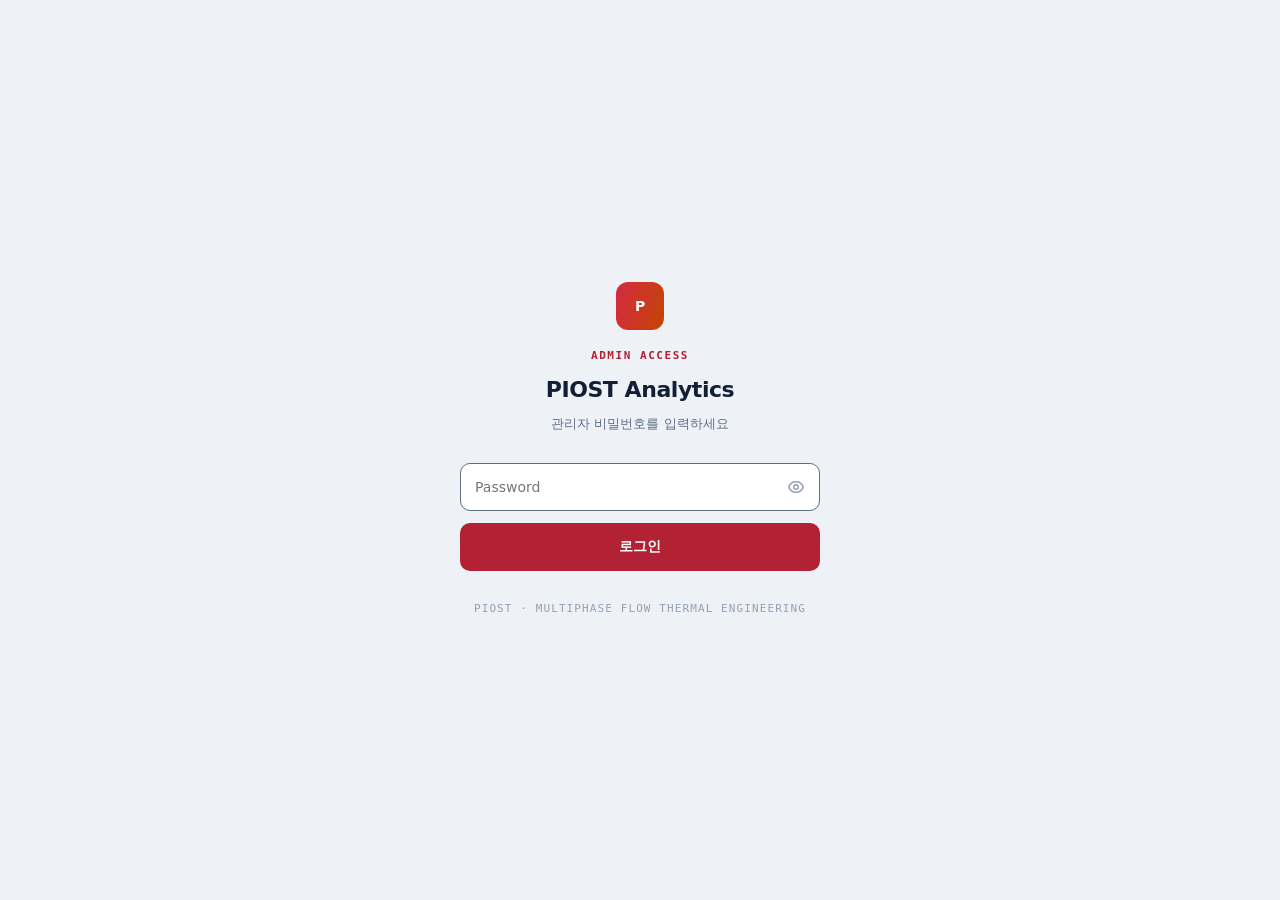
<file: admin/index.html>
<!DOCTYPE html>
<html lang="ko">
<head>
    <meta charset="UTF-8">
    <meta name="viewport" content="width=device-width, initial-scale=1.0">
    <meta name="robots" content="noindex, nofollow">
    <title>PIOST Analytics</title>
    <link rel="icon" href="/favicon.svg" type="image/svg+xml">
    <style>
        :root {
            --crimson: #B22234;
            --crimson-bright: #D42A42;
            --ember: #C44505;
            --navy: #1B365D;
            --paper: #FFFFFF;
            --paper-2: #F5F7FA;
            --well: #EEF2F7;
            --line: #E4E9F0;
            --ink-1: #122036;
            --ink-2: #46566E;
            --ink-3: #5F6E86;
            --ink-4: #93A0B4;
            --radius-s: 10px;
            --radius-m: 14px;
            --font: "Pretendard Variable", Pretendard, -apple-system, BlinkMacSystemFont,
                system-ui, "Segoe UI", Roboto, "Apple SD Gothic Neo", "Noto Sans KR", sans-serif;
            --mono: ui-monospace, "SF Mono", SFMono-Regular, Menlo, Consolas, monospace;
        }
        * { box-sizing: border-box; margin: 0; padding: 0; }
        html { -webkit-text-size-adjust: 100%; }
        body { font-family: var(--font); background: var(--well); color: var(--ink-1); font-size: 14px; line-height: 1.5; -webkit-font-smoothing: antialiased; }
        button, input { font-family: inherit; font-size: inherit; color: inherit; }
        button { cursor: pointer; border: none; background: none; }
        .mono { font-family: var(--mono); font-variant-numeric: tabular-nums; }
        .tnum { font-variant-numeric: tabular-nums; }

        /* ── Login ─────────────────────────────────────────────── */
        #login { min-height: 100vh; display: flex; align-items: center; justify-content: center; padding: 24px; }
        #login .box { width: 100%; max-width: 360px; }
        #login .brand { display: flex; flex-direction: column; align-items: center; text-align: center; margin-bottom: 30px; }
        #login .logo { height: 48px; width: 48px; border-radius: 12px; background: linear-gradient(108deg, var(--crimson-bright), var(--ember)); display: flex; align-items: center; justify-content: center; color: #fff; font-weight: 800; letter-spacing: -0.02em; }
        #login .kicker { margin-top: 18px; font-family: var(--mono); font-size: 11px; font-weight: 600; text-transform: uppercase; letter-spacing: 0.14em; color: var(--crimson); }
        #login h1 { margin-top: 8px; font-size: 22px; font-weight: 700; letter-spacing: -0.02em; }
        #login p.sub { margin-top: 8px; font-size: 13px; color: var(--ink-3); }
        #login form { margin-top: 8px; }
        .pw-wrap { position: relative; }
        .pw-wrap input { height: 48px; width: 100%; border: 1px solid var(--line); border-radius: var(--radius-s); background: var(--paper); padding: 0 46px 0 14px; outline: none; transition: border-color .15s; }
        .pw-wrap input:focus { border-color: var(--ink-3); }
        .pw-wrap button { position: absolute; right: 6px; top: 6px; height: 36px; width: 36px; border-radius: 8px; display: flex; align-items: center; justify-content: center; color: var(--ink-4); }
        .pw-wrap button:hover { background: var(--well); color: var(--ink-2); }
        .btn-primary { height: 48px; width: 100%; margin-top: 12px; border-radius: var(--radius-s); background: var(--crimson); color: #fff; font-weight: 600; transition: background .15s, opacity .15s; }
        .btn-primary:hover { background: #9c1d2d; }
        .btn-primary:disabled { opacity: .45; cursor: not-allowed; }
        .err { margin-top: 12px; font-size: 12px; color: var(--crimson); display: flex; gap: 6px; align-items: center; }
        #login .foot { margin-top: 30px; text-align: center; font-family: var(--mono); font-size: 11px; text-transform: uppercase; letter-spacing: 0.1em; color: var(--ink-4); }

        /* ── App shell ─────────────────────────────────────────── */
        #app { display: none; min-height: 100vh; }
        header.top { position: sticky; top: 0; z-index: 20; background: rgba(255,255,255,.9); backdrop-filter: blur(10px); border-bottom: 1px solid var(--line); }
        header.top .inner { max-width: 1200px; margin: 0 auto; height: 60px; padding: 0 16px; display: flex; align-items: center; justify-content: space-between; gap: 12px; }
        .brand-row { display: flex; align-items: center; gap: 10px; }
        .brand-row .logo { height: 30px; width: 30px; border-radius: 8px; background: linear-gradient(108deg, var(--crimson-bright), var(--ember)); display: flex; align-items: center; justify-content: center; color: #fff; font-weight: 800; font-size: 13px; }
        .brand-row span { font-weight: 700; letter-spacing: -0.01em; }
        .ctrls { display: flex; align-items: center; gap: 8px; }
        .seg { display: inline-flex; gap: 2px; border: 1px solid var(--line); border-radius: var(--radius-s); background: var(--paper); padding: 3px; }
        .seg button { padding: 6px 12px; border-radius: 7px; font-size: 13px; font-weight: 600; color: var(--ink-3); transition: background .15s, color .15s; }
        .seg button.on { background: var(--navy); color: #fff; }
        .icon-btn { height: 36px; width: 36px; border: 1px solid var(--line); border-radius: var(--radius-s); background: var(--paper); color: var(--ink-2); display: flex; align-items: center; justify-content: center; transition: background .15s; }
        .icon-btn:hover { background: var(--well); }
        .txt-btn { height: 36px; padding: 0 12px; border: 1px solid var(--line); border-radius: var(--radius-s); background: var(--paper); color: var(--ink-2); font-size: 13px; }
        .txt-btn:hover { background: var(--well); }

        main { max-width: 1200px; margin: 0 auto; padding: 16px; display: flex; flex-direction: column; gap: 16px; }
        .titlerow { display: flex; flex-wrap: wrap; gap: 12px; align-items: flex-end; justify-content: space-between; }
        .titlerow h1 { font-size: 22px; font-weight: 700; letter-spacing: -0.02em; }
        .titlerow .meta { margin-top: 2px; font-family: var(--mono); font-size: 11px; color: var(--ink-4); }
        .filters { display: flex; flex-wrap: wrap; gap: 8px; }
        .chip { display: inline-flex; align-items: center; gap: 7px; border: 1px solid var(--line); border-radius: var(--radius-s); background: var(--paper); padding: 6px 12px; font-size: 13px; font-weight: 600; color: var(--ink-2); transition: background .15s; }
        .chip:hover { background: var(--well); }
        .chip.on { background: var(--navy); color: #fff; border-color: transparent; }
        .chip .dot { height: 7px; width: 7px; border-radius: 50%; }
        .chip .n { color: var(--ink-4); }
        .chip.on .n { color: rgba(255,255,255,.7); }

        .kpis { display: grid; grid-template-columns: repeat(2, 1fr); gap: 12px; }
        @media (min-width: 640px) { .kpis { grid-template-columns: repeat(4, 1fr); } }
        @media (min-width: 1024px) { .kpis { grid-template-columns: repeat(7, 1fr); } }
        .kpi { background: var(--paper); border: 1px solid var(--line); border-radius: var(--radius-m); padding: 16px; }
        .kpi .lab { font-family: var(--mono); font-size: 10px; font-weight: 600; text-transform: uppercase; letter-spacing: 0.08em; color: var(--ink-3); }
        .kpi .val { margin-top: 8px; font-size: 26px; font-weight: 700; letter-spacing: -0.02em; }
        .kpi .val .trend { font-family: var(--mono); font-size: 12px; font-weight: 500; margin-left: 6px; color: var(--ink-3); }
        .kpi .val .trend.up { color: #15803d; }
        .kpi .val .trend.down { color: var(--crimson); }
        .kpi .sub { margin-top: 2px; font-size: 11px; color: var(--ink-4); }

        .panel { background: var(--paper); border: 1px solid var(--line); border-radius: var(--radius-m); }
        .panel > .head { display: flex; align-items: center; justify-content: space-between; gap: 12px; padding: 12px 16px; border-bottom: 1px solid var(--line); }
        .panel > .head h2 { font-size: 14px; font-weight: 700; letter-spacing: -0.01em; }
        .panel > .head .psub { margin-top: 2px; font-family: var(--mono); font-size: 11px; color: var(--ink-4); }
        .panel > .body { padding: 16px; }
        .grid { display: grid; gap: 16px; }
        @media (min-width: 640px) { .g2 { grid-template-columns: repeat(2, 1fr); } }
        @media (min-width: 640px) { .g2x { grid-template-columns: repeat(2, 1fr); } }
        @media (min-width: 1024px) { .g3 { grid-template-columns: repeat(3, 1fr); } .g4 { grid-template-columns: repeat(4, 1fr); } }
        @media (min-width: 640px) and (max-width: 1023px) { .g4 { grid-template-columns: repeat(2, 1fr); } }

        /* bar list */
        .bars { display: flex; flex-direction: column; gap: 10px; }
        .bar .row1 { display: flex; align-items: center; justify-content: space-between; gap: 8px; margin-bottom: 4px; }
        .bar .lbl { display: flex; align-items: center; gap: 8px; min-width: 0; color: var(--ink-2); }
        .bar .lbl .txt { white-space: nowrap; overflow: hidden; text-overflow: ellipsis; }
        .bar .lbl .sub { color: var(--ink-4); flex-shrink: 0; font-size: 12px; }
        .bar .lbl .dot { height: 8px; width: 8px; border-radius: 50%; flex-shrink: 0; }
        .bar .num { flex-shrink: 0; font-family: var(--mono); font-size: 12px; color: var(--ink-3); }
        .bar .num .pct { margin-left: 6px; color: var(--ink-4); }
        .bar .track { height: 6px; width: 100%; border-radius: 999px; background: var(--well); overflow: hidden; }
        .bar .fill { height: 100%; border-radius: 999px; background: var(--navy); }
        .empty { padding: 24px 0; text-align: center; color: var(--ink-4); font-size: 13px; }
        .cbtn { color: var(--ink-2); text-align: left; }
        .cbtn:hover { color: var(--crimson); }
        .cbtn.on { color: var(--crimson); font-weight: 600; }

        /* chart */
        .chart { width: 100%; height: 280px; }
        .chart svg { width: 100%; height: 100%; display: block; }

        /* heatmap */
        .heat-scroll { overflow-x: auto; }
        .heat { min-width: 560px; }
        .heat .r { display: flex; align-items: center; gap: 4px; }
        .heat .wd { width: 20px; flex-shrink: 0; font-family: var(--mono); font-size: 10px; color: var(--ink-4); }
        .heat .cells { display: flex; flex: 1; gap: 3px; padding: 2px 0; }
        .heat .c { height: 16px; flex: 1; border-radius: 2px; }
        .heat .axis { display: flex; flex: 1; gap: 3px; margin-top: 6px; }
        .heat .axis span { flex: 1; text-align: center; font-family: var(--mono); font-size: 9px; color: var(--ink-4); }

        /* sessions */
        .sessions { max-height: 440px; overflow-y: auto; }
        .sess { display: flex; align-items: flex-start; justify-content: space-between; gap: 12px; padding: 10px 0; border-bottom: 1px solid var(--line); }
        .sess:last-child { border-bottom: none; }
        .sess .paths { display: flex; flex-wrap: wrap; align-items: center; gap: 6px; min-width: 0; flex: 1; }
        .sess .who { font-size: 12px; margin-right: 4px; white-space: nowrap; }
        .sess .who b { color: var(--ink-2); font-weight: 600; }
        .sess .who span { color: var(--ink-4); }
        .sess .pth { border: 1px solid var(--line); background: var(--paper-2); border-radius: 5px; padding: 2px 6px; font-family: var(--mono); font-size: 11px; color: var(--ink-2); }
        .sess .arr { color: var(--ink-4); }
        .sess .stat { flex-shrink: 0; display: flex; gap: 12px; font-family: var(--mono); font-size: 11px; color: var(--ink-3); padding-top: 2px; }

        /* table */
        .search { position: relative; }
        .search input { height: 36px; width: 180px; border: 1px solid var(--line); border-radius: var(--radius-s); background: var(--paper); padding: 0 12px 0 32px; outline: none; }
        .search input:focus { border-color: var(--ink-3); }
        .search svg { position: absolute; left: 10px; top: 50%; transform: translateY(-50%); color: var(--ink-4); pointer-events: none; }
        .tbl-wrap { max-height: 560px; overflow: auto; }
        table { width: 100%; border-collapse: collapse; font-size: 13px; }
        thead th { position: sticky; top: 0; z-index: 1; background: var(--paper); text-align: left; font-family: var(--mono); font-size: 10px; font-weight: 600; text-transform: uppercase; letter-spacing: 0.05em; color: var(--ink-3); padding: 8px 12px 8px 0; border-bottom: 1px solid var(--line); }
        tbody td { padding: 8px 12px 8px 0; border-bottom: 1px solid var(--line); color: var(--ink-2); vertical-align: top; }
        tbody tr.click { cursor: pointer; }
        tbody tr.click:hover, tbody tr.open { background: var(--paper-2); }
        .exp dl { display: grid; grid-template-columns: repeat(2, 1fr); gap: 8px 24px; padding: 4px 0; }
        @media (min-width: 640px) { .exp dl { grid-template-columns: repeat(3, 1fr); } }
        @media (min-width: 1024px) { .exp dl { grid-template-columns: repeat(4, 1fr); } }
        .exp dt { font-family: var(--mono); font-size: 10px; text-transform: uppercase; letter-spacing: 0.05em; color: var(--ink-4); }
        .exp dd { margin-top: 2px; color: var(--ink-2); word-break: break-word; }
        .exp .full { grid-column: 1 / -1; }
        .exp .full dd { font-family: var(--mono); font-size: 11px; color: var(--ink-3); word-break: break-all; }
        .note { margin-top: 12px; font-family: var(--mono); font-size: 10px; color: var(--ink-4); }
        .hide-sm { display: none; }
        @media (min-width: 768px) { .hide-md { display: table-cell; } }
        @media (min-width: 1024px) { .hide-lg { display: table-cell; } }
        @media (max-width: 767px) { .hide-md { display: none; } }
        @media (max-width: 1023px) { .hide-lg { display: none; } }
        .badge { display: inline-flex; align-items: center; gap: 6px; white-space: nowrap; }
        .badge .dot { height: 7px; width: 7px; border-radius: 50%; }
        .spin { animation: spin 1s linear infinite; }
        @keyframes spin { to { transform: rotate(360deg); } }
    </style>
</head>
<body>
    <!-- ── Login ─────────────────────────────────────────────── -->
    <section id="login">
        <div class="box">
            <div class="brand">
                <div class="logo">P</div>
                <p class="kicker">Admin Access</p>
                <h1>PIOST Analytics</h1>
                <p class="sub">관리자 비밀번호를 입력하세요</p>
            </div>
            <form id="loginForm">
                <div class="pw-wrap">
                    <input id="pw" type="password" placeholder="Password" autocomplete="current-password" autofocus>
                    <button type="button" id="togglePw" aria-label="비밀번호 표시">
                        <svg width="18" height="18" fill="none" stroke="currentColor" viewBox="0 0 24 24" stroke-width="2"><path stroke-linecap="round" stroke-linejoin="round" d="M15 12a3 3 0 11-6 0 3 3 0 016 0z"/><path stroke-linecap="round" stroke-linejoin="round" d="M2.458 12C3.732 7.943 7.523 5 12 5c4.478 0 8.268 2.943 9.542 7-1.274 4.057-5.064 7-9.542 7-4.477 0-8.268-2.943-9.542-7z"/></svg>
                    </button>
                </div>
                <div class="err" id="loginErr" style="display:none"></div>
                <button type="submit" class="btn-primary" id="loginBtn">로그인</button>
            </form>
            <p class="foot">PIOST · Multiphase Flow Thermal Engineering</p>
        </div>
    </section>

    <!-- ── App ───────────────────────────────────────────────── -->
    <div id="app">
        <header class="top">
            <div class="inner">
                <div class="brand-row">
                    <div class="logo">P</div>
                    <span>PIOST Analytics</span>
                </div>
                <div class="ctrls">
                    <div class="seg" id="periodSeg"></div>
                    <button class="icon-btn" id="refreshBtn" aria-label="새로고침">
                        <svg id="refreshIcon" width="16" height="16" fill="none" stroke="currentColor" viewBox="0 0 24 24" stroke-width="2"><path stroke-linecap="round" stroke-linejoin="round" d="M4 4v5h.582m15.356 2A8.001 8.001 0 004.582 9m0 0H9m11 11v-5h-.581m0 0a8.003 8.003 0 01-15.357-2m15.357 2H15"/></svg>
                    </button>
                    <button class="txt-btn" id="logoutBtn">로그아웃</button>
                </div>
            </div>
        </header>
        <main>
            <div class="titlerow">
                <div>
                    <h1>접속자 통계</h1>
                    <div class="meta" id="metaLine"></div>
                </div>
                <div class="filters" id="sourceFilters"></div>
            </div>
            <div class="kpis" id="kpis"></div>
            <div class="panel">
                <div class="head"><div><h2>일자별 방문</h2><div class="psub" id="chartSub"></div></div></div>
                <div class="body"><div class="chart" id="chart"></div></div>
            </div>
            <div class="grid g4" id="composition"></div>
            <div class="panel">
                <div class="head"><div><h2>요일 × 시간대</h2><div class="psub" id="heatSub"></div></div></div>
                <div class="body"><div class="heat-scroll"><div class="heat" id="heat"></div></div></div>
            </div>
            <div class="grid g2" id="geo"></div>
            <div class="grid g3" id="acq"></div>
            <div class="grid g3" id="tech"></div>
            <div id="drilldown"></div>
            <div id="sessionsPanel"></div>
            <div class="panel">
                <div class="head">
                    <div><h2>방문 상세</h2><div class="psub" id="tblSub"></div></div>
                    <div style="display:flex;gap:8px;align-items:center">
                        <div class="search">
                            <svg width="14" height="14" fill="none" stroke="currentColor" viewBox="0 0 24 24" stroke-width="2"><path stroke-linecap="round" stroke-linejoin="round" d="M21 21l-4.35-4.35M11 18a7 7 0 100-14 7 7 0 000 14z"/></svg>
                            <input id="search" placeholder="국가·도시·UA·경로 검색">
                        </div>
                        <button class="txt-btn" id="csvBtn">CSV</button>
                    </div>
                </div>
                <div class="body">
                    <div class="tbl-wrap">
                        <table id="tbl"></table>
                    </div>
                    <p class="note">기기·OS·브라우저는 User-Agent 기반 추정값입니다 (근사).</p>
                </div>
            </div>
        </main>
    </div>

    <script>
    (function () {
        'use strict';

        // ── constants ────────────────────────────────────────────────────────
        var CRIMSON = '#B22234', NAVY = '#1B365D', INK3 = '#5F6E86', GRID = '#E4E9F0';
        var WEEKDAYS = ['일', '월', '화', '수', '목', '금', '토'];
        var PERIODS = [{ d: 1, l: '1D' }, { d: 7, l: '7D' }, { d: 30, l: '30D' }, { d: 90, l: '90D' }];
        var SOURCE_META = {
            all: { label: '전체', dot: '' },
            human: { label: '방문자', dot: NAVY },
            build: { label: '빌드', dot: '#A8A29E' },
            bot: { label: '봇/AI', dot: CRIMSON },
        };

        // ── state ────────────────────────────────────────────────────────────
        var S = { pw: '', period: 7, source: 'all', country: null, countryScope: 'period', search: '', expanded: null, data: null, loading: false, updated: null };

        // ── helpers ──────────────────────────────────────────────────────────
        function $(id) { return document.getElementById(id); }
        function esc(s) { return String(s == null ? '' : s).replace(/[&<>"']/g, function (c) { return { '&': '&amp;', '<': '&lt;', '>': '&gt;', '"': '&quot;', "'": '&#39;' }[c]; }); }
        function num(n) { return (Number(n) || 0).toLocaleString(); }
        function fmtDur(sec) {
            sec = Number(sec) || 0;
            if (sec < 1) return '—';
            if (sec < 60) return sec + '초';
            var m = Math.floor(sec / 60), s = sec % 60;
            return s ? (m + '분 ' + s + '초') : (m + '분');
        }
        function classifyUA(ua) {
            var l = (ua || '').toLowerCase();
            if (l.indexOf('vercel') > -1 || l.indexOf('node-fetch') > -1 || l.indexOf('undici') > -1) return 'build';
            if (l.indexOf('claude') > -1 || l.indexOf('anthropic') > -1 || l.indexOf('chatgpt') > -1 || l.indexOf('openai') > -1 || l.indexOf('gptbot') > -1) return 'bot';
            if (l.indexOf('bot') > -1 || l.indexOf('crawler') > -1 || l.indexOf('spider') > -1 || l.indexOf('headless') > -1) return 'bot';
            return 'human';
        }
        function parseUA(ua) {
            var u = (ua || '').toLowerCase(), device = 'Desktop', os = 'Other', browser = 'Other';
            if (/ipad|tablet|playbook|silk/.test(u) || (/android/.test(u) && !/mobile/.test(u))) device = 'Tablet';
            else if (/mobi|iphone|ipod|windows phone|iemobile/.test(u)) device = 'Mobile';
            if (/windows nt/.test(u)) os = 'Windows';
            else if (/iphone|ipad|ipod/.test(u)) os = 'iOS';
            else if (/mac os x|macintosh/.test(u)) os = 'macOS';
            else if (/android/.test(u)) os = 'Android';
            else if (/cros/.test(u)) os = 'ChromeOS';
            else if (/linux/.test(u)) os = 'Linux';
            if (/edg\//.test(u)) browser = 'Edge';
            else if (/opr\/|opera/.test(u)) browser = 'Opera';
            else if (/samsungbrowser/.test(u)) browser = 'Samsung';
            else if (/firefox\/|fxios/.test(u)) browser = 'Firefox';
            else if (/chrome\/|crios/.test(u)) browser = 'Chrome';
            else if (/safari\//.test(u)) browser = 'Safari';
            else if (classifyUA(ua) !== 'human') browser = 'Bot';
            return { device: device, os: os, browser: browser };
        }
        function tally(items, keyFn) {
            var m = {};
            items.forEach(function (it) { var k = keyFn(it); if (!k) return; m[k] = (m[k] || 0) + 1; });
            return Object.keys(m).map(function (k) { return { label: k, value: m[k] }; }).sort(function (a, b) { return b.value - a.value; });
        }
        function periodLabel() { return S.period === 1 ? '오늘' : ('최근 ' + S.period + '일'); }

        // ── derivations (respect the source filter) ──────────────────────────
        function allVisits() { return (S.data && S.data.recentVisits) || []; }
        function sourceCounts() {
            var c = { human: 0, build: 0, bot: 0 };
            allVisits().forEach(function (v) { c[classifyUA(v.userAgent)]++; });
            return c;
        }
        function filteredVisits() {
            var av = allVisits();
            return S.source === 'all' ? av : av.filter(function (v) { return classifyUA(v.userAgent) === S.source; });
        }
        function filteredDaily() {
            var out = {};
            if (S.source === 'all' && S.data && S.data.dailyStats) {
                Object.keys(S.data.dailyStats).forEach(function (k) { out[k] = S.data.dailyStats[k]; });
            } else {
                filteredVisits().forEach(function (v) { var day = String(v.timestamp).split('T')[0]; out[day] = (out[day] || 0) + 1; });
                if (S.data && S.data.dailyStats) Object.keys(S.data.dailyStats).forEach(function (d) { if (!(d in out)) out[d] = 0; });
            }
            return out;
        }

        // ── bar list renderer ────────────────────────────────────────────────
        function barList(items, total, opts) {
            opts = opts || {};
            if (!items.length) return '<p class="empty">' + esc(opts.empty || '데이터 없음') + '</p>';
            var peak = opts.max || Math.max.apply(null, [1].concat(items.map(function (i) { return i.value; })));
            return '<div class="bars">' + items.map(function (it) {
                var pct = total ? Math.round((it.value / total) * 100) : 0;
                var lead = it.dot ? '<span class="dot" style="background:' + it.dot + '"></span>' : '';
                var sub = it.sub ? '<span class="sub">' + esc(it.sub) + '</span>' : '';
                return '<div class="bar"><div class="row1"><span class="lbl">' + lead +
                    '<span class="txt">' + it.label + '</span>' + sub + '</span>' +
                    '<span class="num">' + num(it.value) + '<span class="pct">' + pct + '%</span></span></div>' +
                    '<div class="track"><div class="fill" style="width:' + ((it.value / peak) * 100) + '%;' + (it.fill ? 'background:' + it.fill : '') + '"></div></div></div>';
            }).join('') + '</div>';
        }
        function panel(title, sub, bodyHtml) {
            return '<div class="panel"><div class="head"><div><h2>' + esc(title) + '</h2>' +
                (sub ? '<div class="psub">' + esc(sub) + '</div>' : '') + '</div></div><div class="body">' + bodyHtml + '</div></div>';
        }

        // ── auth ─────────────────────────────────────────────────────────────
        function showLogin(msg) {
            $('login').style.display = 'flex';
            $('app').style.display = 'none';
            if (msg) { var e = $('loginErr'); e.style.display = 'flex'; e.innerHTML = '<svg width="14" height="14" fill="none" stroke="currentColor" viewBox="0 0 24 24" stroke-width="2"><path stroke-linecap="round" stroke-linejoin="round" d="M12 9v2m0 4h.01M21 12a9 9 0 11-18 0 9 9 0 0118 0z"/></svg>' + esc(msg); }
        }
        function showApp() { $('login').style.display = 'none'; $('app').style.display = 'block'; }

        function fetchAnalytics(pwd, days) {
            S.loading = true;
            $('refreshIcon') && $('refreshIcon').classList.add('spin');
            $('loginBtn').textContent = '확인 중…';
            return fetch('/api/analytics?period=' + days, { headers: { 'x-admin-password': pwd } })
                .then(function (r) {
                    if (r.status === 401) { showLogin('비밀번호가 올바르지 않습니다'); throw new Error('unauth'); }
                    return r.json();
                })
                .then(function (result) {
                    S.pw = pwd; S.period = days; S.data = result; S.updated = new Date();
                    try { localStorage.setItem('piost_admin_pwd', pwd); } catch (e) {}
                    showApp(); render();
                })
                .catch(function (err) { if (err.message !== 'unauth') showLogin('데이터를 불러오지 못했습니다'); })
                .then(function () { S.loading = false; $('refreshIcon') && $('refreshIcon').classList.remove('spin'); $('loginBtn').textContent = '로그인'; });
        }

        // ── render ───────────────────────────────────────────────────────────
        function render() {
            if (!S.data) return;
            var d = S.data, pl = periodLabel();
            var fv = filteredVisits(), fd = filteredDaily(), sc = sourceCounts();
            var av = allVisits();

            // meta line
            $('metaLine').textContent = pl + (S.updated ? ' · 갱신 ' + S.updated.toLocaleTimeString('ko-KR', { hour: '2-digit', minute: '2-digit' }) : '');

            // period segment
            $('periodSeg').innerHTML = PERIODS.map(function (p) { return '<button data-d="' + p.d + '" class="' + (S.period === p.d ? 'on' : '') + '">' + p.l + '</button>'; }).join('');

            // source filters
            $('sourceFilters').innerHTML = ['all', 'human', 'build', 'bot'].map(function (src) {
                var count = src === 'all' ? av.length : sc[src];
                var m = SOURCE_META[src];
                return '<button class="chip ' + (S.source === src ? 'on' : '') + '" data-src="' + src + '">' +
                    (m.dot ? '<span class="dot" style="background:' + (S.source === src ? '#fff' : m.dot) + '"></span>' : '') +
                    m.label + '<span class="n">' + count + '</span></button>';
            }).join('');

            // KPIs
            var uniquePeriod = (S.source === 'all' && d.uniquePeriod != null) ? d.uniquePeriod : uniqueBy(fv);
            var periodTotal = S.source === 'all' ? (d.periodTotal || 0) : Object.keys(fd).reduce(function (a, k) { return a + fd[k]; }, 0);
            var trend = (S.source === 'all' && d.prevPeriodTotal) ? ((periodTotal - d.prevPeriodTotal) / d.prevPeriodTotal) * 100 : null;
            var today = new Date().toISOString().split('T')[0];
            var countryList = countryEntries();
            var kpis = [
                { lab: '전체 방문', val: num(d.totalVisits), sub: '누적' },
                { lab: '방문 · ' + pl, val: num(periodTotal), trend: trend, sub: trend != null ? '이전 기간 대비' : '' },
                { lab: '순 방문자', val: num(uniquePeriod), sub: d.uniqueTotal ? ('누적 ' + num(d.uniqueTotal)) : 'IP 기준' },
                { lab: '페이지뷰', val: num(d.totalPageViews), sub: '누적 조회' },
                { lab: '평균 체류', val: fmtDur(d.avgDwellSec), sub: '페이지당' },
                { lab: '국가', val: countryList.length, sub: S.countryScope === 'all' ? '누적' : pl },
                { lab: '오늘', val: num(fd[today] || 0), sub: '' },
            ];
            $('kpis').innerHTML = kpis.map(function (k) {
                var t = '';
                if (k.trend != null) t = '<span class="trend ' + (k.trend >= 0 ? 'up' : 'down') + '">' + (k.trend >= 0 ? '▲' : '▼') + ' ' + Math.abs(Math.round(k.trend)) + '%</span>';
                return '<div class="kpi"><div class="lab">' + esc(k.lab) + '</div><div class="val">' + k.val + t + '</div>' + (k.sub ? '<div class="sub">' + esc(k.sub) + '</div>' : '') + '</div>';
            }).join('');

            // chart
            renderChart(fd);

            // composition
            var parsed = fv.map(function (v) { var p = parseUA(v.userAgent); return { v: v, device: p.device, os: p.os, browser: p.browser }; });
            var srcItems = ['human', 'build', 'bot'].map(function (s) {
                return { label: SOURCE_META[s].label, value: S.source === 'all' ? sc[s] : (S.source === s ? fv.length : 0), dot: SOURCE_META[s].dot };
            }).filter(function (i) { return i.value > 0; });
            $('composition').innerHTML =
                panel('유입 유형', '', barList(srcItems, fv.length, {})) +
                panel('기기', '', barList(tally(parsed, function (p) { return p.device; }), fv.length, {})) +
                panel('OS', '', barList(tally(parsed, function (p) { return p.os; }), fv.length, {})) +
                panel('브라우저', '', barList(tally(parsed, function (p) { return p.browser; }), fv.length, {}));

            // heatmap
            renderHeat(fv);

            // geography
            var cities = tally(fv.filter(function (v) { return v.city && v.city !== 'Unknown'; }), function (v) { return v.city + '|' + v.country; })
                .map(function (c) { var parts = c.label.split('|'); return { label: esc(parts[0]), sub: parts[1], value: c.value }; });
            $('geo').innerHTML =
                '<div class="panel"><div class="head"><div><h2>국가</h2></div>' +
                '<div class="seg" id="cscope"><button data-sc="period" class="' + (S.countryScope === 'period' ? 'on' : '') + '">' + pl + '</button><button data-sc="all" class="' + (S.countryScope === 'all' ? 'on' : '') + '">누적</button></div></div>' +
                '<div class="body">' + barList(countryList.slice(0, 12).map(function (c) {
                    return { label: '<button class="cbtn ' + (S.country === c.label ? 'on' : '') + '" data-country="' + esc(c.label) + '">' + esc(c.label) + '</button>', value: c.value };
                }), countryList.reduce(function (s, c) { return s + c.value; }, 0), {}) + '</div></div>' +
                panel('도시', '', barList(cities.slice(0, 12), cities.reduce(function (s, c) { return s + c.value; }, 0), { empty: '도시 데이터 없음' }));

            // acquisition: referrer / landing / top pages
            var referrers = tally(fv, function (v) { return (v.referrer && String(v.referrer).trim()) ? esc(v.referrer) : 'Direct / 직접'; });
            var landing = tally(fv, function (v) { return esc(v.path || '/'); });
            var pageList = Object.keys((d.pageViews) || {}).map(function (k) { return { label: esc(k), raw: k, value: Number(d.pageViews[k]) }; }).sort(function (a, b) { return b.value - a.value; });
            $('acq').innerHTML =
                panel('유입 경로 (Referrer)', '', barList(referrers.slice(0, 8), fv.length, { empty: '경로 데이터 없음' })) +
                panel('랜딩 페이지', '세션 첫 진입', barList(landing.slice(0, 8), fv.length, { empty: '페이지 데이터 없음' })) +
                panel('인기 페이지', '누적 · 조회수 · 평균 체류', barList(pageList.slice(0, 8).map(function (p) {
                    return { label: p.label, value: p.value, sub: (d.pageDwell && d.pageDwell[p.raw]) ? fmtDur(d.pageDwell[p.raw]) : '' };
                }), pageList.reduce(function (s, p) { return s + p.value; }, 0), { empty: '조회 데이터 없음' }));

            // tech: language / screen / domestic
            var langs = tally(fv, function (v) { return v.language ? esc(v.language) : null; });
            var screens = tally(fv, function (v) { return v.screen ? esc(v.screen) : null; });
            var kr = fv.filter(function (v) { return v.country === 'KR'; }).length;
            $('tech').innerHTML =
                panel('언어', '', barList(langs.slice(0, 8), fv.length, { empty: '언어 데이터 없음' })) +
                panel('화면 해상도', '', barList(screens.slice(0, 8), fv.length, { empty: '해상도 데이터 없음' })) +
                panel('국내 / 해외', '', barList([
                    { label: '국내 (KR)', value: kr, dot: NAVY },
                    { label: '해외', value: fv.length - kr, dot: '#A8A29E' },
                ].filter(function (i) { return i.value > 0; }), fv.length, {}));

            // country region/city drill-down (appears when a country is selected)
            renderDrilldown();

            // sessions
            renderSessions();

            // detail table
            renderTable(fv);

            bindDynamic();
        }

        function uniqueBy(visits) { var s = {}; visits.forEach(function (v) { s[v.ip] = 1; }); return Object.keys(s).length; }

        function countryEntries() {
            var d = S.data, src;
            if (S.countryScope === 'all') src = d.allCountries || {};
            else if (S.source === 'all' && d.countries) src = d.countries;
            else {
                src = {}; filteredVisits().forEach(function (v) { if (v.country) src[v.country] = (src[v.country] || 0) + 1; });
            }
            return Object.keys(src).map(function (k) { return { label: k, value: Number(src[k]) }; }).sort(function (a, b) { return b.value - a.value; });
        }

        function renderChart(fd) {
            var du = (S.data && S.data.dailyUnique) || {};
            var rows = Object.keys(fd).sort().map(function (date) {
                return { date: date, visits: fd[date], unique: (S.source === 'all' && du[date] != null) ? du[date] : null };
            });
            var sub = '';
            if (rows.length) {
                var avg = rows.reduce(function (s, r) { return s + r.visits; }, 0) / rows.length;
                sub = '평균 ' + avg.toFixed(1) + '/일';
                if (S.source === 'all' && rows.some(function (r) { return r.unique != null; })) sub += ' · 방문(면) vs 순방문자(점선)';
            }
            $('chartSub').textContent = sub;
            if (!rows.length) { $('chart').innerHTML = '<div class="empty" style="height:100%;display:flex;align-items:center;justify-content:center">데이터 없음</div>'; return; }

            var W = 900, H = 280, padL = 36, padR = 12, padT = 12, padB = 26;
            var iw = W - padL - padR, ih = H - padT - padB;
            var maxV = Math.max.apply(null, [1].concat(rows.map(function (r) { return Math.max(r.visits, r.unique || 0); })));
            var n = rows.length;
            var x = function (i) { return padL + (n === 1 ? iw / 2 : (i / (n - 1)) * iw); };
            var y = function (v) { return padT + ih - (v / maxV) * ih; };
            var showU = S.source === 'all' && rows.some(function (r) { return r.unique != null; });
            var avgVal = rows.reduce(function (s, r) { return s + r.visits; }, 0) / n;

            function line(key) { return rows.map(function (r, i) { return (i ? 'L' : 'M') + x(i).toFixed(1) + ' ' + y(r[key] || 0).toFixed(1); }).join(' '); }
            var area = 'M' + x(0).toFixed(1) + ' ' + y(rows[0].visits).toFixed(1) + ' ' +
                rows.map(function (r, i) { return 'L' + x(i).toFixed(1) + ' ' + y(r.visits).toFixed(1); }).join(' ') +
                ' L' + x(n - 1).toFixed(1) + ' ' + (padT + ih) + ' L' + x(0).toFixed(1) + ' ' + (padT + ih) + ' Z';

            // gridlines + y labels
            var grid = '', ticks = 4;
            for (var g = 0; g <= ticks; g++) {
                var gv = Math.round((maxV / ticks) * g), gy = y(gv);
                grid += '<line x1="' + padL + '" y1="' + gy.toFixed(1) + '" x2="' + (W - padR) + '" y2="' + gy.toFixed(1) + '" stroke="' + GRID + '" stroke-dasharray="3 3"/>' +
                    '<text x="' + (padL - 6) + '" y="' + (gy + 3).toFixed(1) + '" text-anchor="end" font-size="10" fill="' + INK3 + '" font-family="monospace">' + gv + '</text>';
            }
            // x labels
            var xl = '', step = Math.ceil(n / 8);
            rows.forEach(function (r, i) {
                if (i % step !== 0 && i !== n - 1) return;
                xl += '<text x="' + x(i).toFixed(1) + '" y="' + (H - 8) + '" text-anchor="middle" font-size="10" fill="' + INK3 + '" font-family="monospace">' + esc(r.date.slice(5)) + '</text>';
            });
            var dots = rows.map(function (r, i) { return '<circle cx="' + x(i).toFixed(1) + '" cy="' + y(r.visits).toFixed(1) + '" r="2.5" fill="' + CRIMSON + '"><title>' + esc(r.date) + ': ' + r.visits + '</title></circle>'; }).join('');

            var svg = '<svg viewBox="0 0 ' + W + ' ' + H + '" preserveAspectRatio="none">' +
                '<defs><linearGradient id="cf" x1="0" y1="0" x2="0" y2="1"><stop offset="0%" stop-color="' + CRIMSON + '" stop-opacity="0.20"/><stop offset="100%" stop-color="' + CRIMSON + '" stop-opacity="0.02"/></linearGradient></defs>' +
                grid +
                '<line x1="' + padL + '" y1="' + y(avgVal).toFixed(1) + '" x2="' + (W - padR) + '" y2="' + y(avgVal).toFixed(1) + '" stroke="' + INK3 + '" stroke-dasharray="4 4" stroke-opacity="0.5"/>' +
                '<path d="' + area + '" fill="url(#cf)"/>' +
                '<path d="' + line('visits') + '" fill="none" stroke="' + CRIMSON + '" stroke-width="2"/>' +
                (showU ? '<path d="' + line('unique') + '" fill="none" stroke="' + INK3 + '" stroke-width="1.5" stroke-dasharray="4 3"/>' : '') +
                dots + xl + '</svg>';
            $('chart').innerHTML = svg;
        }

        function renderHeat(fv) {
            var m = [], max = 0;
            for (var i = 0; i < 7; i++) m.push(new Array(24).fill(0));
            fv.forEach(function (v) { var dt = new Date(v.timestamp); var wd = dt.getDay(), h = dt.getHours(); if (!isNaN(wd) && !isNaN(h)) { m[wd][h]++; if (m[wd][h] > max) max = m[wd][h]; } });
            if (!fv.length) { $('heat').innerHTML = '<p class="empty">데이터 없음</p>'; $('heatSub').textContent = ''; return; }
            var bh = 0, bwd = 0, bmax = -1;
            for (var w = 0; w < 7; w++) for (var hh = 0; hh < 24; hh++) if (m[w][hh] > bmax) { bmax = m[w][hh]; bwd = w; bh = hh; }
            $('heatSub').textContent = '가장 붐빔 · ' + WEEKDAYS[bwd] + '요일 ' + String(bh).padStart(2, '0') + '시';
            var html = '';
            for (var r = 0; r < 7; r++) {
                html += '<div class="r"><span class="wd">' + WEEKDAYS[r] + '</span><div class="cells">';
                for (var c = 0; c < 24; c++) {
                    var val = m[r][c];
                    var bg = val ? 'rgba(27,54,93,' + (0.12 + 0.88 * (val / max)).toFixed(3) + ')' : '#F1F4F8';
                    html += '<div class="c" style="background:' + bg + '" title="' + WEEKDAYS[r] + '요일 ' + String(c).padStart(2, '0') + '시 · ' + val + '"></div>';
                }
                html += '</div></div>';
            }
            html += '<div class="r"><span class="wd"></span><div class="axis">';
            for (var a = 0; a < 24; a++) html += '<span>' + (a % 3 === 0 ? String(a).padStart(2, '0') : '') + '</span>';
            html += '</div></div>';
            $('heat').innerHTML = html;
        }

        function renderDrilldown() {
            if (!S.country) { $('drilldown').innerHTML = ''; return; }
            var inC = filteredVisits().filter(function (v) { return v.country === S.country; });
            var regions = tally(inC, function (v) { return esc(v.region || 'Unknown'); });
            var cities = tally(inC, function (v) { return esc(v.city || 'Unknown'); });
            var hd = '<p style="margin-bottom:10px;font-family:var(--mono);font-size:11px;text-transform:uppercase;letter-spacing:0.06em;color:var(--ink-3)">';
            $('drilldown').innerHTML = '<div class="panel"><div class="head"><div><h2>지역 · ' + esc(S.country) + '</h2></div>' +
                '<button class="txt-btn" id="ddClose">닫기</button></div><div class="body"><div class="grid g2x">' +
                '<div>' + hd + '지역</p>' + barList(regions.slice(0, 10), inC.length, { empty: '지역 데이터 없음' }) + '</div>' +
                '<div>' + hd + '도시</p>' + barList(cities.slice(0, 10), inC.length, { empty: '도시 데이터 없음' }) + '</div>' +
                '</div></div></div>';
        }

        function renderSessions() {
            var sess = (S.data && S.data.sessions) || [];
            if (!sess.length) { $('sessionsPanel').innerHTML = ''; return; }
            var rows = sess.map(function (s) {
                var chips = s.paths.slice(0, 12).map(function (p, j) {
                    return (j ? '<span class="arr">›</span>' : '') + '<span class="pth">' + esc(p) + '</span>';
                }).join('');
                var more = s.paths.length > 12 ? '<span class="arr">+' + (s.paths.length - 12) + '</span>' : '';
                return '<div class="sess"><div class="paths"><span class="who"><b>' + esc(s.country) + '</b>' + (s.device ? '<span> · ' + esc(s.device) + '</span>' : '') + '</span>' + chips + more + '</div>' +
                    '<div class="stat"><span>' + s.paths.length + 'p</span><span>' + fmtDur(Math.round(s.ms / 1000)) + '</span></div></div>';
            }).join('');
            $('sessionsPanel').innerHTML = '<div class="panel"><div class="head"><div><h2>세션 여정</h2><div class="psub">최근 ' + sess.length + ' 세션 · 방문자가 본 순서</div></div></div><div class="body"><div class="sessions">' + rows + '</div></div></div>';
        }

        function searchedVisits() {
            var fv = filteredVisits(), q = S.search.trim().toLowerCase();
            if (!q) return fv;
            return fv.filter(function (v) {
                return (v.country + ' ' + v.region + ' ' + v.city + ' ' + v.userAgent + ' ' + (v.path || '') + ' ' + (v.referrer || '')).toLowerCase().indexOf(q) > -1;
            });
        }

        function renderTable(fv) {
            var sv = searchedVisits();
            $('tblSub').textContent = num(sv.length) + '건' + (S.search ? (' / ' + num(fv.length)) : '');
            var head = '<thead><tr>' +
                '<th>시각</th><th>유형</th><th>기기</th><th class="hide-md">브라우저</th><th>위치</th><th class="hide-lg">유입</th><th class="hide-lg">페이지</th>' +
                '</tr></thead>';
            var body = sv.map(function (v, i) {
                var src = classifyUA(v.userAgent), ua = parseUA(v.userAgent), open = S.expanded === i;
                var when = new Date(v.timestamp).toLocaleString('ko-KR', { month: '2-digit', day: '2-digit', hour: '2-digit', minute: '2-digit' });
                var row = '<tr class="click ' + (open ? 'open' : '') + '" data-row="' + i + '">' +
                    '<td class="mono" style="white-space:nowrap;color:var(--ink-3)">' + esc(when) + '</td>' +
                    '<td><span class="badge"><span class="dot" style="background:' + SOURCE_META[src].dot + '"></span>' + SOURCE_META[src].label + '</span></td>' +
                    '<td style="white-space:nowrap">' + esc(ua.device) + ' · ' + esc(ua.os) + '</td>' +
                    '<td class="hide-md" style="white-space:nowrap">' + esc(ua.browser) + '</td>' +
                    '<td><b>' + esc(v.country) + '</b>' + (v.city && v.city !== 'Unknown' ? '<span style="color:var(--ink-4)"> · ' + esc(v.city) + '</span>' : '') + '</td>' +
                    '<td class="hide-lg" style="max-width:140px;overflow:hidden;text-overflow:ellipsis;white-space:nowrap;color:var(--ink-3)">' + esc(v.referrer || '직접') + '</td>' +
                    '<td class="hide-lg mono" style="max-width:120px;overflow:hidden;text-overflow:ellipsis;white-space:nowrap;color:var(--ink-3)">' + esc(v.path || '/') + '</td></tr>';
                if (open) {
                    var full = new Date(v.timestamp).toLocaleString('ko-KR', { year: 'numeric', month: 'long', day: 'numeric', hour: '2-digit', minute: '2-digit', second: '2-digit' });
                    var pairs = [
                        ['시각', full], ['국가 / 지역 / 도시', v.country + ' · ' + v.region + ' · ' + v.city], ['IP', v.ip],
                        ['기기 / OS / 브라우저', ua.device + ' · ' + ua.os + ' · ' + ua.browser], ['언어', v.language || '—'], ['화면', v.screen || '—'],
                        ['유입 경로', v.referrer || '직접'], ['방문 페이지', v.path || '/'],
                    ];
                    row += '<tr class="exp open"><td colspan="7"><dl>' + pairs.map(function (p) { return '<div><dt>' + esc(p[0]) + '</dt><dd>' + esc(p[1]) + '</dd></div>'; }).join('') +
                        '<div class="full"><dt>User-Agent</dt><dd>' + esc(v.userAgent) + '</dd></div></dl></td></tr>';
                }
                return row;
            }).join('');
            if (!sv.length) body = '<tr><td colspan="7" style="text-align:center;padding:40px;color:var(--ink-4)">' + (S.search ? '검색 결과 없음' : '기록 없음') + '</td></tr>';
            $('tbl').innerHTML = head + '<tbody>' + body + '</tbody>';
        }

        function exportCsv() {
            var cols = ['timestamp', 'source', 'device', 'os', 'browser', 'country', 'region', 'city', 'ip', 'referrer', 'path', 'language', 'screen', 'userAgent'];
            var escc = function (s) {
                s = String(s == null ? '' : s);
                if (/^[=+\-@\t\r]/.test(s)) s = "'" + s; // neutralize CSV formula injection (CWE-1236)
                return '"' + s.replace(/"/g, '""') + '"';
            };
            var rows = searchedVisits().map(function (v) {
                var u = parseUA(v.userAgent);
                return [v.timestamp, classifyUA(v.userAgent), u.device, u.os, u.browser, v.country, v.region, v.city, v.ip, v.referrer || '', v.path || '', v.language || '', v.screen || '', v.userAgent];
            });
            var csv = [cols.join(',')].concat(rows.map(function (r) { return r.map(escc).join(','); })).join('\n');
            var blob = new Blob(['﻿' + csv], { type: 'text/csv;charset=utf-8;' });
            var url = URL.createObjectURL(blob);
            var a = document.createElement('a');
            a.href = url; a.download = 'piost-visits-' + new Date().toISOString().split('T')[0] + '.csv';
            a.click(); URL.revokeObjectURL(url);
        }

        // ── event binding ────────────────────────────────────────────────────
        function bindDynamic() {
            Array.prototype.forEach.call($('periodSeg').querySelectorAll('button'), function (b) {
                b.onclick = function () { fetchAnalytics(S.pw, Number(b.getAttribute('data-d'))); };
            });
            Array.prototype.forEach.call($('sourceFilters').querySelectorAll('button'), function (b) {
                b.onclick = function () { S.source = b.getAttribute('data-src'); S.expanded = null; render(); };
            });
            var cscope = $('cscope');
            if (cscope) Array.prototype.forEach.call(cscope.querySelectorAll('button'), function (b) {
                b.onclick = function () { S.countryScope = b.getAttribute('data-sc'); render(); };
            });
            Array.prototype.forEach.call(document.querySelectorAll('[data-country]'), function (b) {
                b.onclick = function () { var c = b.getAttribute('data-country'); S.country = (S.country === c ? null : c); render(); };
            });
            var ddClose = $('ddClose');
            if (ddClose) ddClose.onclick = function () { S.country = null; render(); };
            Array.prototype.forEach.call($('tbl').querySelectorAll('tr.click'), function (tr) {
                tr.onclick = function () { var i = Number(tr.getAttribute('data-row')); S.expanded = (S.expanded === i ? null : i); renderTable(filteredVisits()); bindTableRows(); };
            });
        }
        function bindTableRows() {
            Array.prototype.forEach.call($('tbl').querySelectorAll('tr.click'), function (tr) {
                tr.onclick = function () { var i = Number(tr.getAttribute('data-row')); S.expanded = (S.expanded === i ? null : i); renderTable(filteredVisits()); bindTableRows(); };
            });
        }

        // ── static event binding ─────────────────────────────────────────────
        $('loginForm').addEventListener('submit', function (e) { e.preventDefault(); $('loginErr').style.display = 'none'; fetchAnalytics($('pw').value, S.period); });
        $('togglePw').addEventListener('click', function () { var i = $('pw'); i.type = i.type === 'password' ? 'text' : 'password'; });
        $('refreshBtn').addEventListener('click', function () { if (!S.loading) fetchAnalytics(S.pw, S.period); });
        $('logoutBtn').addEventListener('click', function () { try { localStorage.removeItem('piost_admin_pwd'); } catch (e) {} S.pw = ''; S.data = null; $('pw').value = ''; showLogin(); });
        $('search').addEventListener('input', function (e) { S.search = e.target.value; S.expanded = null; renderTable(filteredVisits()); bindTableRows(); });
        $('csvBtn').addEventListener('click', exportCsv);

        // ── boot ─────────────────────────────────────────────────────────────
        (function boot() {
            var stored = null;
            try { stored = localStorage.getItem('piost_admin_pwd'); } catch (e) {}
            if (stored) { $('pw').value = stored; fetchAnalytics(stored, S.period); }
        })();
    })();
    </script>
</body>
</html>
</file>
